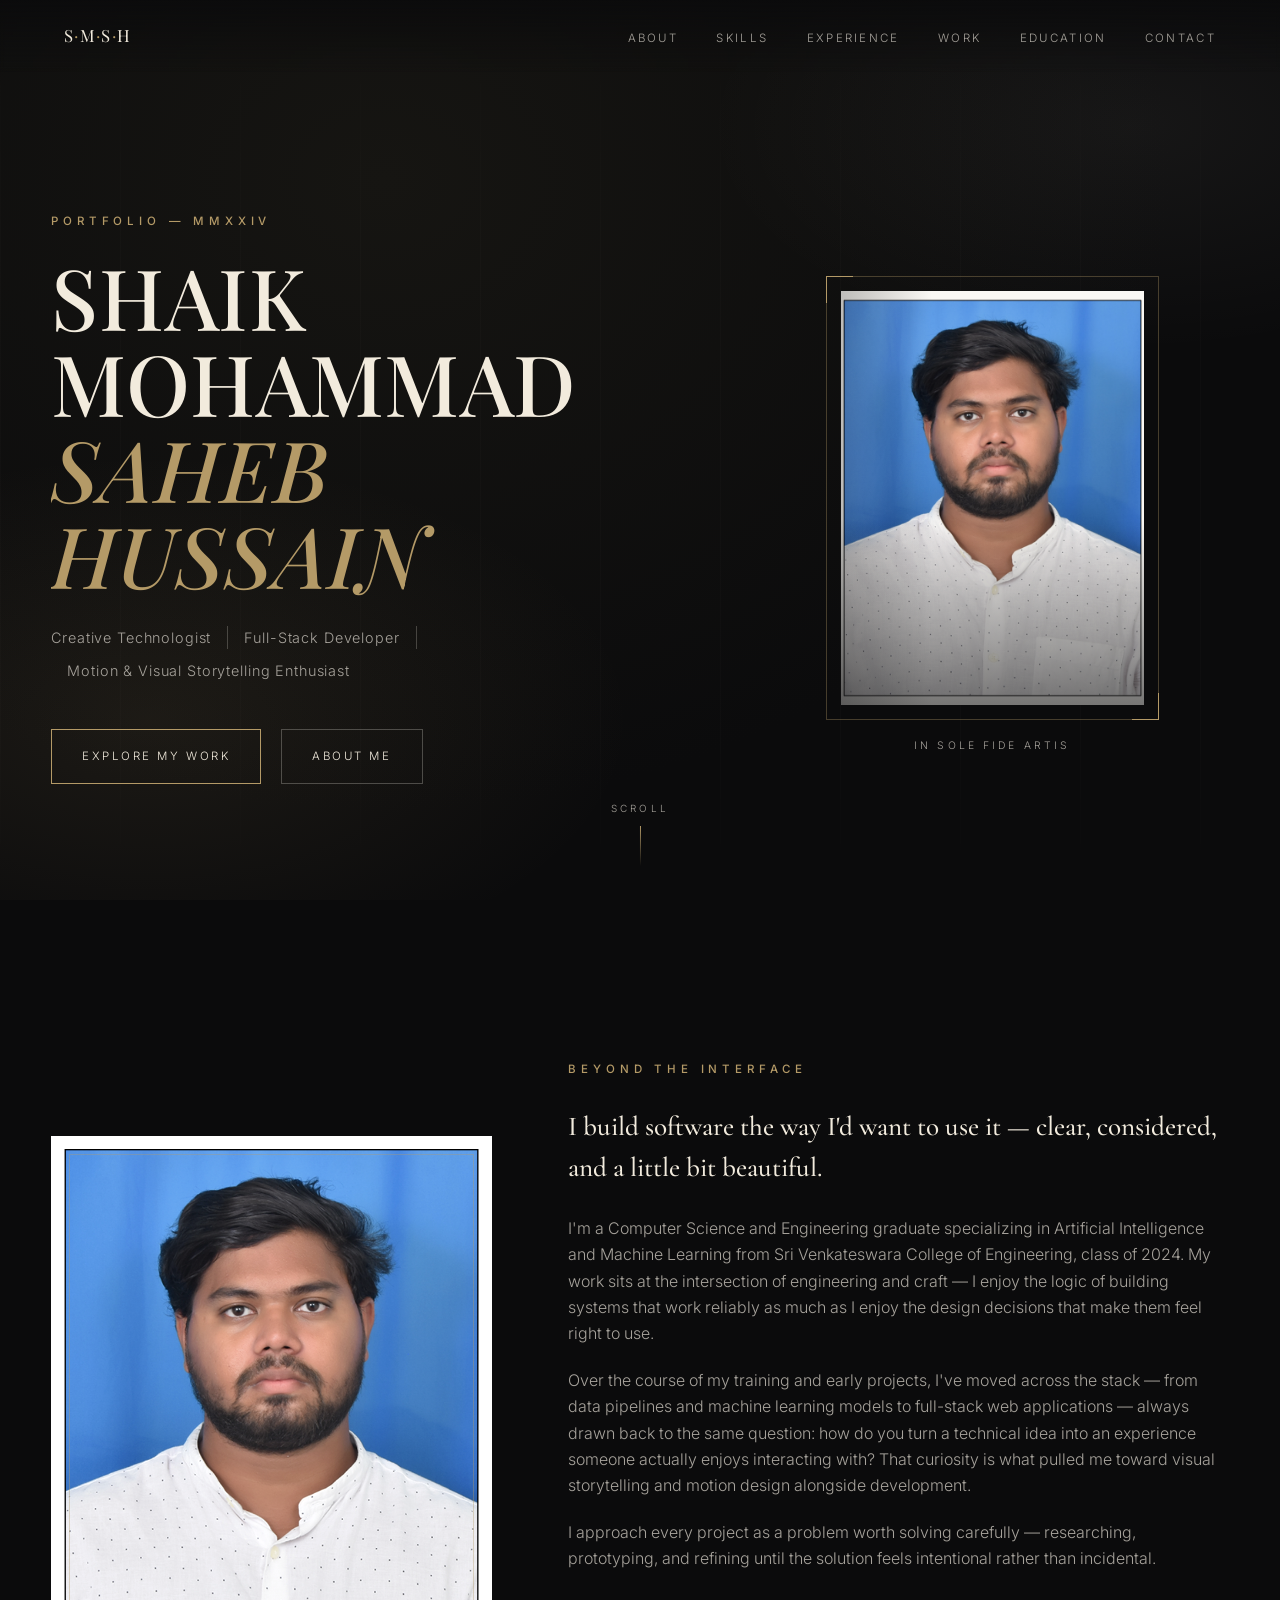
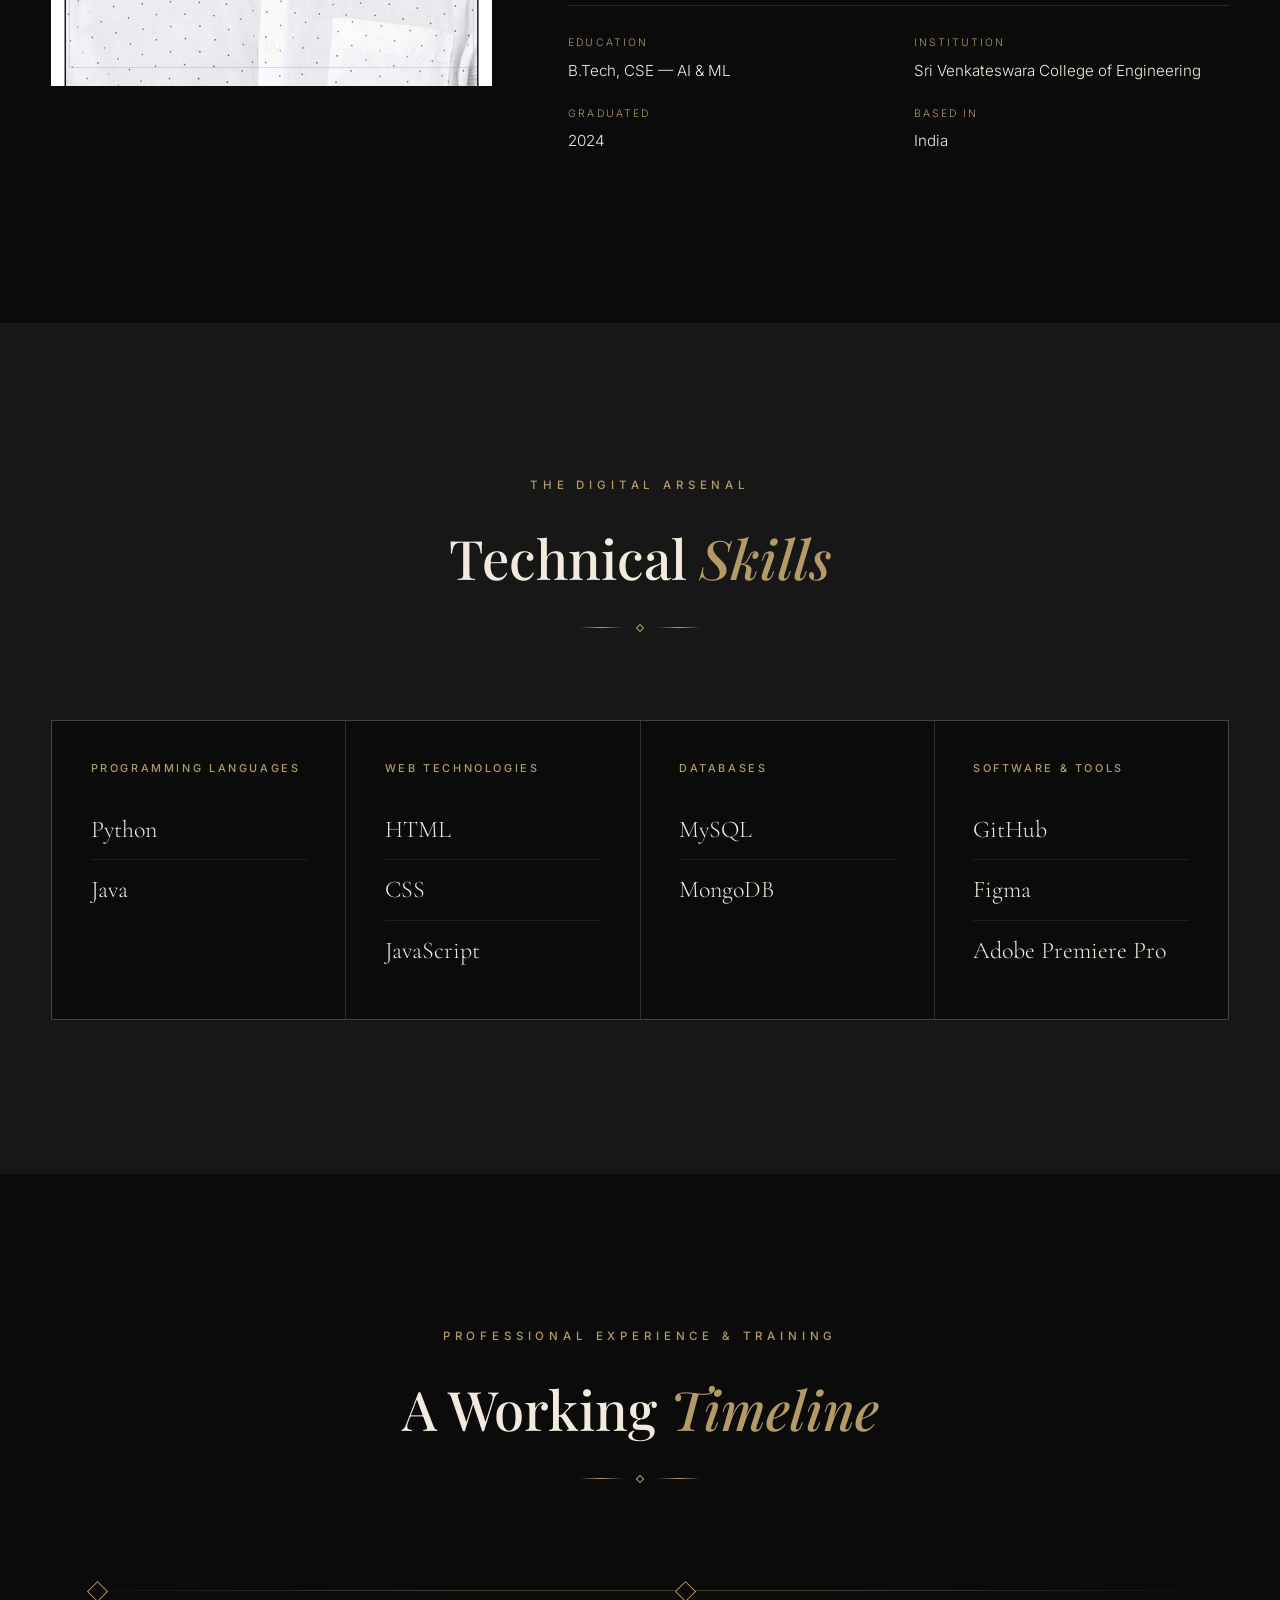
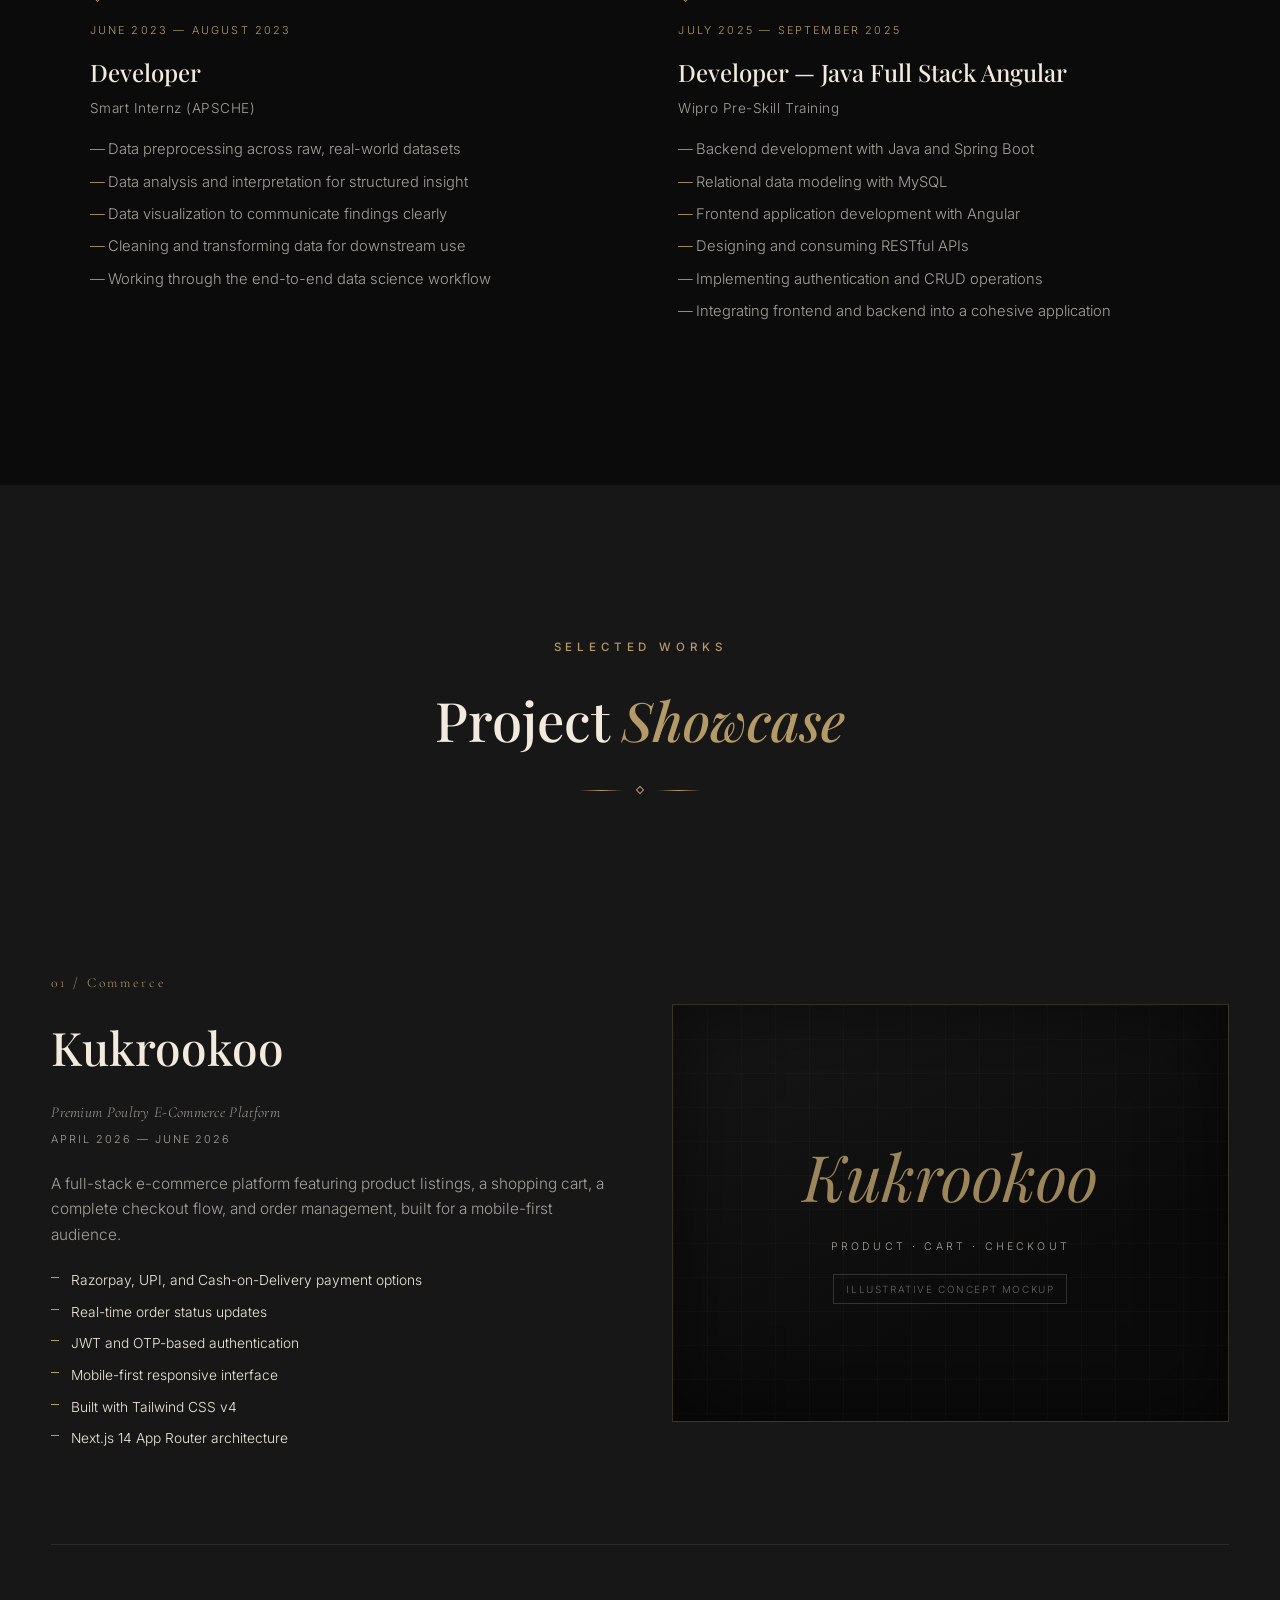
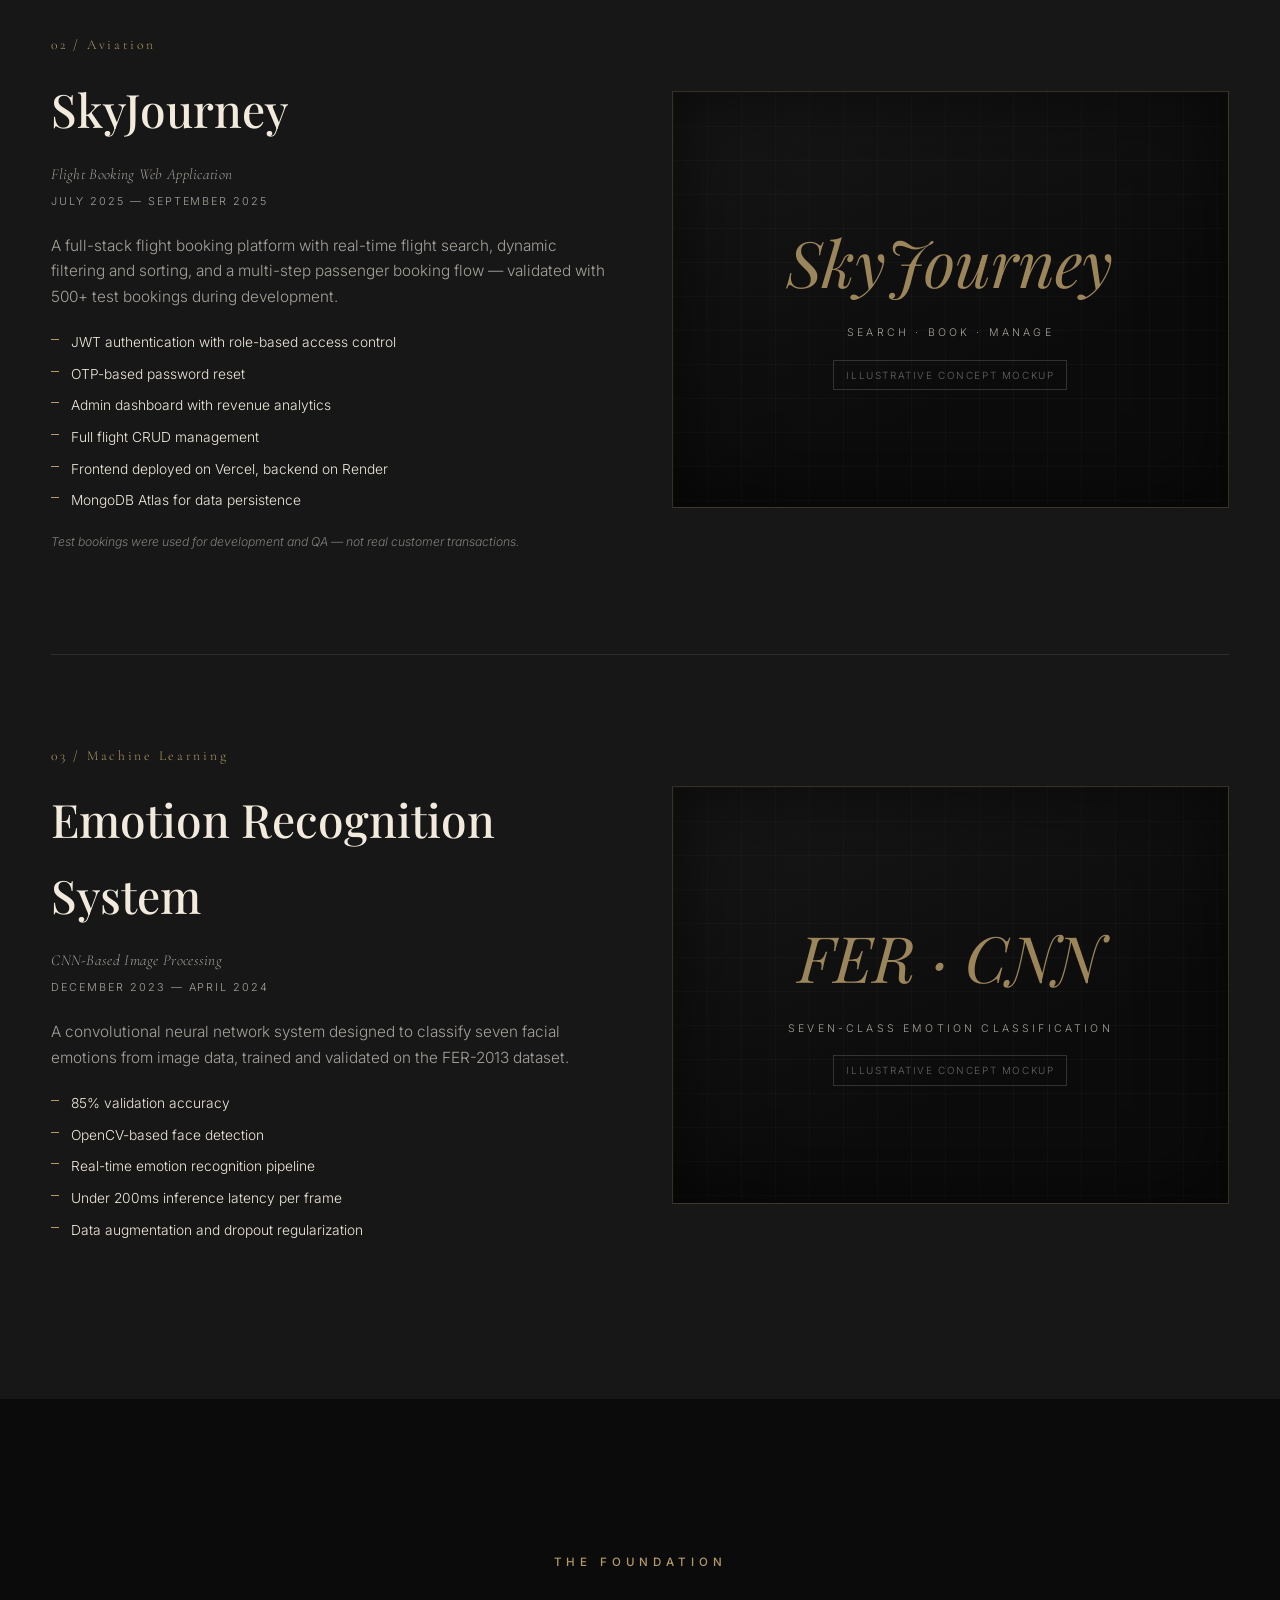
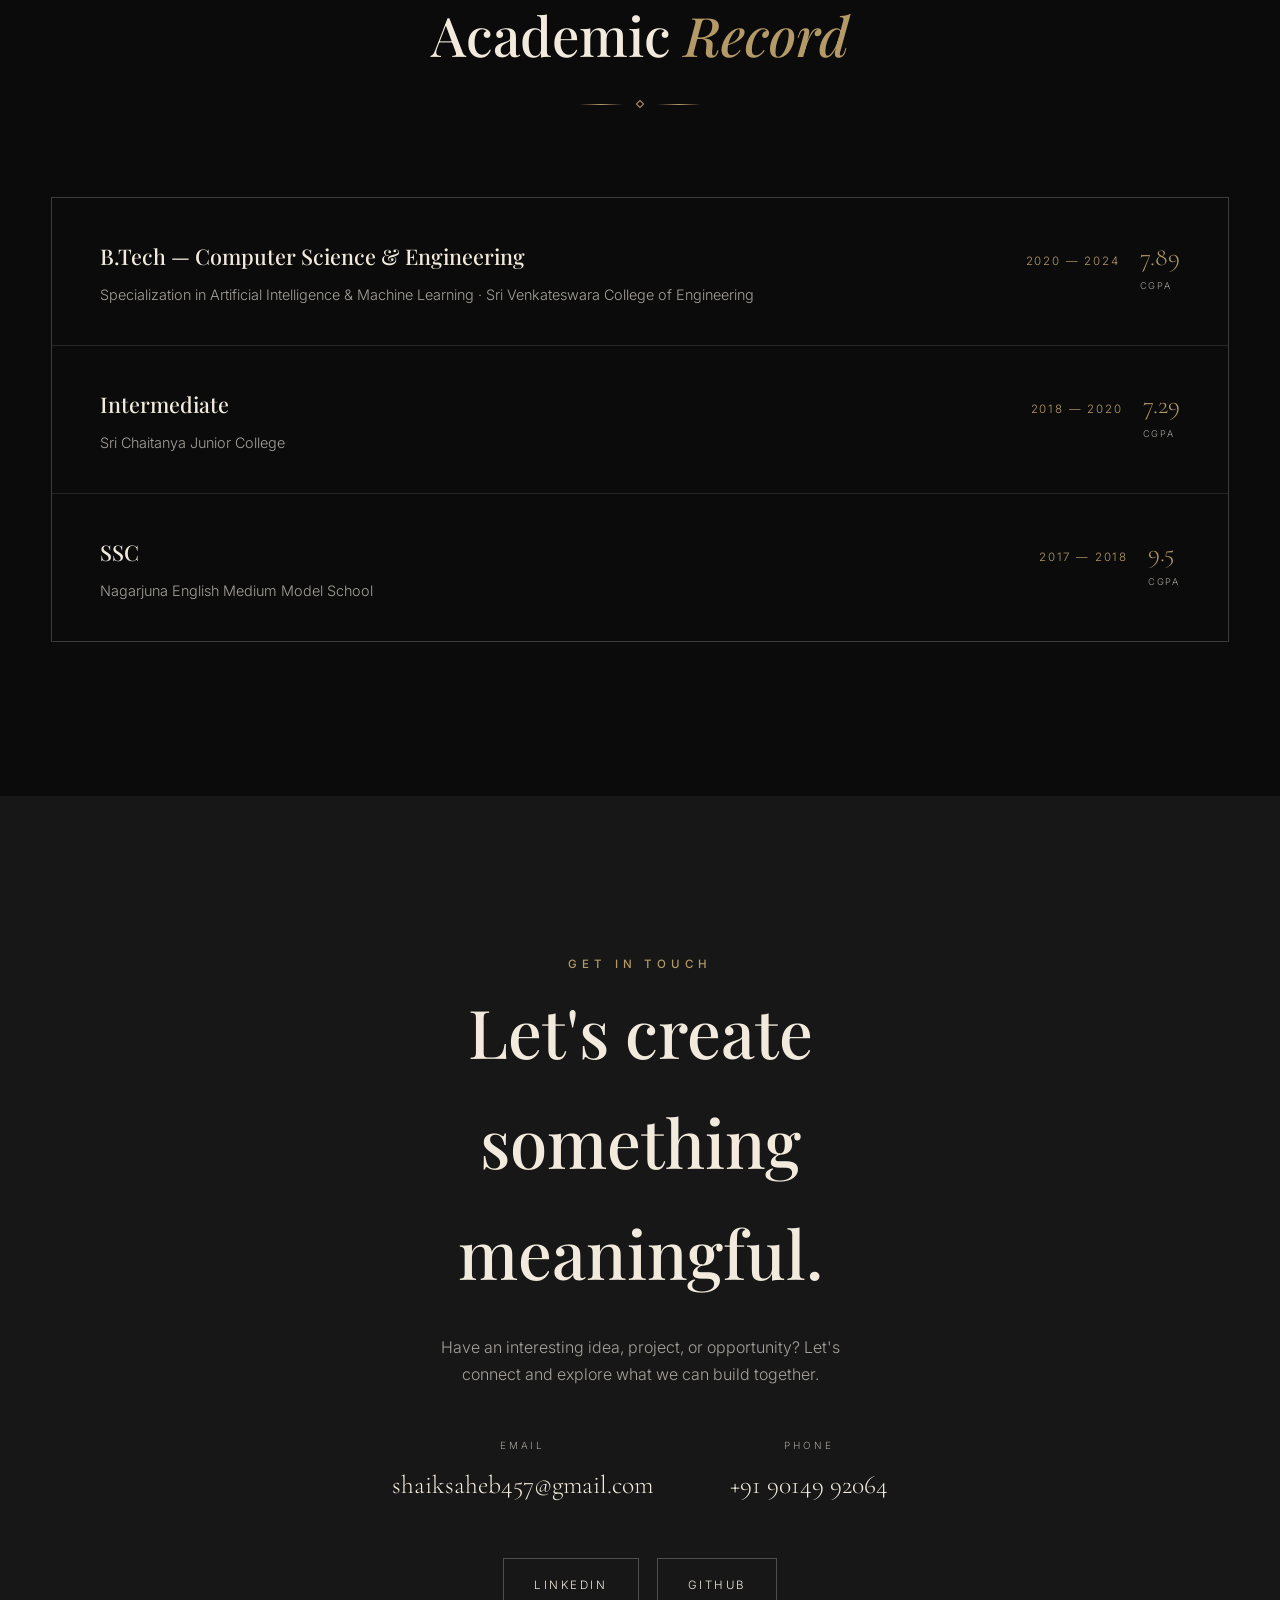
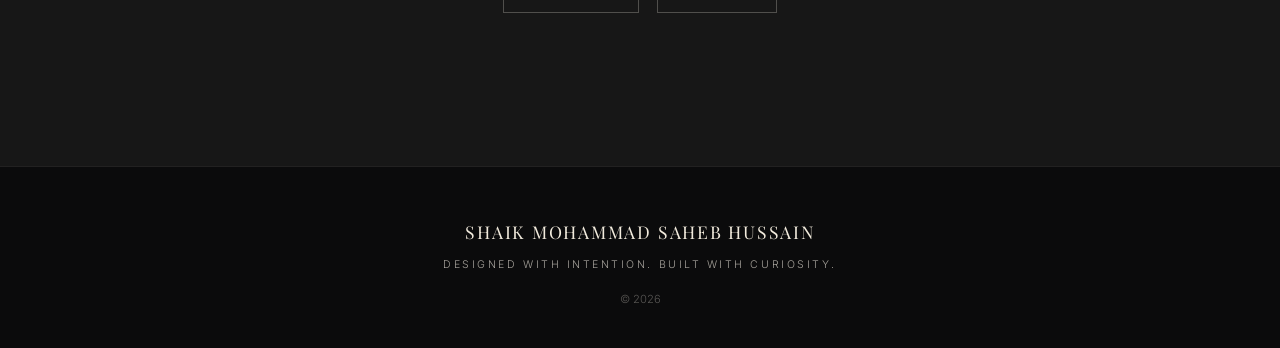
<file: portfolio/index.html>
<!DOCTYPE html>
<html lang="en">
<head>
<meta charset="UTF-8">
<meta name="viewport" content="width=device-width, initial-scale=1.0">
<title>Shaik Mohammad Saheb Hussain — Portfolio</title>
<meta name="description" content="Shaik Mohammad Saheb Hussain — Creative Technologist, Full-Stack Developer, Motion &amp; Visual Storytelling Enthusiast. A Neo-Classical digital portfolio.">
<link rel="preconnect" href="https://fonts.googleapis.com">
<link rel="preconnect" href="https://fonts.gstatic.com" crossorigin>
<link href="https://fonts.googleapis.com/css2?family=Cormorant+Garamond:ital,wght@0,400;0,500;0,600;1,500&family=Playfair+Display:ital,wght@0,500;0,600;1,500&family=Inter:wght@300;400;500;600&display=swap" rel="stylesheet">
<link rel="stylesheet" href="style.css">
</head>
<body>

<nav class="site-nav" id="siteNav">
  <a href="#hero" class="nav-mark">S<span>·</span>M<span>·</span>S<span>·</span>H</a>
  <button class="nav-toggle" id="navToggle" aria-label="Toggle navigation" aria-expanded="false">
    <span></span><span></span><span></span>
  </button>
  <ul class="nav-links" id="navLinks">
    <li><a href="#about">About</a></li>
    <li><a href="#skills">Skills</a></li>
    <li><a href="#experience">Experience</a></li>
    <li><a href="#work">Work</a></li>
    <li><a href="#education">Education</a></li>
    <li><a href="#contact">Contact</a></li>
  </ul>
</nav>

<!-- ================= HERO ================= -->
<header class="hero" id="hero">
  <div class="hero-columns" aria-hidden="true"></div>
  <div class="hero-fog" aria-hidden="true"></div>
  <div class="hero-particles" id="heroParticles" aria-hidden="true"></div>

  <div class="hero-inner">
    <div class="hero-text">
      <span class="eyebrow">Portfolio — MMXXIV</span>
      <h1 class="hero-title">
        <span class="line"><span class="word" style="animation-delay:.15s">SHAIK</span> <span class="word" style="animation-delay:.28s">MOHAMMAD</span></span>
        <span class="line"><span class="word accent" style="animation-delay:.42s">SAHEB</span> <span class="word accent" style="animation-delay:.55s">HUSSAIN</span></span>
      </h1>
      <div class="hero-roles">
        <span>Creative Technologist</span>
        <span>Full-Stack Developer</span>
        <span>Motion &amp; Visual Storytelling Enthusiast</span>
      </div>
      <div class="hero-cta">
        <a href="#work" class="btn">Explore My Work</a>
        <a href="#about" class="btn btn-ghost">About Me</a>
      </div>
    </div>

    <div class="hero-portrait">
      <div class="portrait-frame">
        <div class="portrait-clip">
          <img src="assets/portrait.jpg" alt="Portrait of Shaik Mohammad Saheb Hussain">
        </div>
      </div>
      <span class="portrait-caption">In Sole Fide Artis</span>
    </div>
  </div>

  <div class="scroll-cue"><span>Scroll</span><span class="stem"></span></div>
</header>

<!-- ================= ABOUT ================= -->
<section id="about">
  <div class="container about-grid">
    <div class="about-portrait reveal">
      <div class="frame-line" aria-hidden="true"></div>
      <div class="about-portrait-img">
        <img src="assets/portrait.jpg" alt="Shaik Mohammad Saheb Hussain, seated portrait">
      </div>
    </div>
    <div class="about-copy">
      <span class="eyebrow reveal">Beyond the Interface</span>
      <p class="lede reveal reveal-delay-1">I build software the way I'd want to use it — clear, considered, and a little bit beautiful.</p>
      <p class="reveal reveal-delay-2">I'm a Computer Science and Engineering graduate specializing in Artificial Intelligence and Machine Learning from Sri Venkateswara College of Engineering, class of 2024. My work sits at the intersection of engineering and craft — I enjoy the logic of building systems that work reliably as much as I enjoy the design decisions that make them feel right to use.</p>
      <p class="reveal reveal-delay-2">Over the course of my training and early projects, I've moved across the stack — from data pipelines and machine learning models to full-stack web applications — always drawn back to the same question: how do you turn a technical idea into an experience someone actually enjoys interacting with? That curiosity is what pulled me toward visual storytelling and motion design alongside development.</p>
      <p class="reveal reveal-delay-3">I approach every project as a problem worth solving carefully — researching, prototyping, and refining until the solution feels intentional rather than incidental.</p>

      <dl class="about-facts reveal reveal-delay-3">
        <div><dt>Education</dt><dd>B.Tech, CSE — AI &amp; ML</dd></div>
        <div><dt>Institution</dt><dd>Sri Venkateswara College of Engineering</dd></div>
        <div><dt>Graduated</dt><dd>2024</dd></div>
        <div><dt>Based In</dt><dd>India</dd></div>
      </dl>
    </div>
  </div>
</section>

<!-- ================= SKILLS ================= -->
<section id="skills" class="alt-bg">
  <div class="container">
    <div class="section-head reveal">
      <span class="eyebrow">The Digital Arsenal</span>
      <h2 class="section-title">Technical <em>Skills</em></h2>
      <div class="ornament"><span></span></div>
    </div>

    <div class="skills-grid reveal reveal-delay-1">
      <div class="skill-panel">
        <h3>Programming Languages</h3>
        <ul class="skill-list">
          <li>Python</li>
          <li>Java</li>
        </ul>
      </div>
      <div class="skill-panel">
        <h3>Web Technologies</h3>
        <ul class="skill-list">
          <li>HTML</li>
          <li>CSS</li>
          <li>JavaScript</li>
        </ul>
      </div>
      <div class="skill-panel">
        <h3>Databases</h3>
        <ul class="skill-list">
          <li>MySQL</li>
          <li>MongoDB</li>
        </ul>
      </div>
      <div class="skill-panel">
        <h3>Software &amp; Tools</h3>
        <ul class="skill-list">
          <li>GitHub</li>
          <li>Figma</li>
          <li>Adobe Premiere Pro</li>
        </ul>
      </div>
    </div>
  </div>
</section>

<!-- ================= EXPERIENCE ================= -->
<section id="experience">
  <div class="container">
    <div class="section-head reveal">
      <span class="eyebrow">Professional Experience &amp; Training</span>
      <h2 class="section-title">A Working <em>Timeline</em></h2>
      <div class="ornament"><span></span></div>
    </div>

    <div class="timeline">
      <div class="timeline-item reveal">
        <span class="timeline-date">June 2023 — August 2023</span>
        <h3>Developer</h3>
        <span class="timeline-org">Smart Internz (APSCHE)</span>
        <ul>
          <li>Data preprocessing across raw, real-world datasets</li>
          <li>Data analysis and interpretation for structured insight</li>
          <li>Data visualization to communicate findings clearly</li>
          <li>Cleaning and transforming data for downstream use</li>
          <li>Working through the end-to-end data science workflow</li>
        </ul>
      </div>
      <div class="timeline-item reveal reveal-delay-1">
        <span class="timeline-date">July 2025 — September 2025</span>
        <h3>Developer — Java Full Stack Angular</h3>
        <span class="timeline-org">Wipro Pre-Skill Training</span>
        <ul>
          <li>Backend development with Java and Spring Boot</li>
          <li>Relational data modeling with MySQL</li>
          <li>Frontend application development with Angular</li>
          <li>Designing and consuming RESTful APIs</li>
          <li>Implementing authentication and CRUD operations</li>
          <li>Integrating frontend and backend into a cohesive application</li>
        </ul>
      </div>
    </div>
  </div>
</section>

<!-- ================= PROJECTS ================= -->
<section id="work" class="alt-bg">
  <div class="container">
    <div class="section-head reveal">
      <span class="eyebrow">Selected Works</span>
      <h2 class="section-title">Project <em>Showcase</em></h2>
      <div class="ornament"><span></span></div>
    </div>

    <!-- Project 01 -->
    <div class="project reveal">
      <div class="project-copy">
        <span class="project-index">01 / Commerce</span>
        <h3 class="project-title">Kukrookoo</h3>
        <p class="project-sub">Premium Poultry E-Commerce Platform</p>
        <span class="project-date">April 2026 — June 2026</span>
        <p class="project-desc">A full-stack e-commerce platform featuring product listings, a shopping cart, a complete checkout flow, and order management, built for a mobile-first audience.</p>
        <ul class="project-features">
          <li>Razorpay, UPI, and Cash-on-Delivery payment options</li>
          <li>Real-time order status updates</li>
          <li>JWT and OTP-based authentication</li>
          <li>Mobile-first responsive interface</li>
          <li>Built with Tailwind CSS v4</li>
          <li>Next.js 14 App Router architecture</li>
        </ul>
      </div>
      <div class="project-visual">
        <div class="visual-grid" aria-hidden="true"></div>
        <div class="visual-mark">
          <span class="glyph">Kukrookoo</span>
          <span class="glyph-sub">Product · Cart · Checkout</span>
          <span class="concept-tag">Illustrative concept mockup</span>
        </div>
      </div>
    </div>

    <!-- Project 02 -->
    <div class="project reveal">
      <div class="project-copy">
        <span class="project-index">02 / Aviation</span>
        <h3 class="project-title">SkyJourney</h3>
        <p class="project-sub">Flight Booking Web Application</p>
        <span class="project-date">July 2025 — September 2025</span>
        <p class="project-desc">A full-stack flight booking platform with real-time flight search, dynamic filtering and sorting, and a multi-step passenger booking flow — validated with 500+ test bookings during development.</p>
        <ul class="project-features">
          <li>JWT authentication with role-based access control</li>
          <li>OTP-based password reset</li>
          <li>Admin dashboard with revenue analytics</li>
          <li>Full flight CRUD management</li>
          <li>Frontend deployed on Vercel, backend on Render</li>
          <li>MongoDB Atlas for data persistence</li>
        </ul>
        <p class="project-note">Test bookings were used for development and QA — not real customer transactions.</p>
      </div>
      <div class="project-visual">
        <div class="visual-grid" aria-hidden="true"></div>
        <div class="visual-mark">
          <span class="glyph">SkyJourney</span>
          <span class="glyph-sub">Search · Book · Manage</span>
          <span class="concept-tag">Illustrative concept mockup</span>
        </div>
      </div>
    </div>

    <!-- Project 03 -->
    <div class="project reveal">
      <div class="project-copy">
        <span class="project-index">03 / Machine Learning</span>
        <h3 class="project-title">Emotion Recognition System</h3>
        <p class="project-sub">CNN-Based Image Processing</p>
        <span class="project-date">December 2023 — April 2024</span>
        <p class="project-desc">A convolutional neural network system designed to classify seven facial emotions from image data, trained and validated on the FER-2013 dataset.</p>
        <ul class="project-features">
          <li>85% validation accuracy</li>
          <li>OpenCV-based face detection</li>
          <li>Real-time emotion recognition pipeline</li>
          <li>Under 200ms inference latency per frame</li>
          <li>Data augmentation and dropout regularization</li>
        </ul>
      </div>
      <div class="project-visual">
        <div class="visual-grid" aria-hidden="true"></div>
        <div class="visual-mark">
          <span class="glyph">FER · CNN</span>
          <span class="glyph-sub">Seven-Class Emotion Classification</span>
          <span class="concept-tag">Illustrative concept mockup</span>
        </div>
      </div>
    </div>
  </div>
</section>

<!-- ================= EDUCATION ================= -->
<section id="education">
  <div class="container">
    <div class="section-head reveal">
      <span class="eyebrow">The Foundation</span>
      <h2 class="section-title">Academic <em>Record</em></h2>
      <div class="ornament"><span></span></div>
    </div>

    <div class="edu-list reveal reveal-delay-1">
      <div class="edu-item">
        <div>
          <h3>B.Tech — Computer Science &amp; Engineering</h3>
          <span class="edu-school">Specialization in Artificial Intelligence &amp; Machine Learning · Sri Venkateswara College of Engineering</span>
        </div>
        <span class="edu-years">2020 — 2024</span>
        <span class="edu-cgpa">7.89<small>CGPA</small></span>
      </div>
      <div class="edu-item">
        <div>
          <h3>Intermediate</h3>
          <span class="edu-school">Sri Chaitanya Junior College</span>
        </div>
        <span class="edu-years">2018 — 2020</span>
        <span class="edu-cgpa">7.29<small>CGPA</small></span>
      </div>
      <div class="edu-item">
        <div>
          <h3>SSC</h3>
          <span class="edu-school">Nagarjuna English Medium Model School</span>
        </div>
        <span class="edu-years">2017 — 2018</span>
        <span class="edu-cgpa">9.5<small>CGPA</small></span>
      </div>
    </div>
  </div>
</section>

<!-- ================= CONTACT ================= -->
<section id="contact" class="alt-bg contact-section">
  <div class="container">
    <span class="eyebrow reveal">Get In Touch</span>
    <h2 class="contact-title reveal reveal-delay-1">Let's create something meaningful.</h2>
    <p class="contact-sub reveal reveal-delay-2">Have an interesting idea, project, or opportunity? Let's connect and explore what we can build together.</p>

    <div class="contact-details reveal reveal-delay-2">
      <a href="mailto:shaiksaheb457@gmail.com">
        <span class="contact-label">Email</span>
        shaiksaheb457@gmail.com
      </a>
      <a href="tel:+919014992064">
        <span class="contact-label">Phone</span>
        +91 90149 92064
      </a>
    </div>

    <div class="contact-socials reveal reveal-delay-3">
      <a href="#" class="btn btn-ghost" title="LinkedIn URL not provided in resume — placeholder link">LinkedIn</a>
      <a href="#" class="btn btn-ghost" title="GitHub URL not provided in resume — placeholder link">GitHub</a>
    </div>
  </div>
</section>

<footer class="site-footer">
  <span class="footer-mark">SHAIK MOHAMMAD SAHEB HUSSAIN</span>
  <span class="footer-tag">Designed with intention. Built with curiosity.</span>
  <span class="footer-year">&copy; <span id="year"></span></span>
</footer>

<script src="script.js"></script>
</body>
</html>
</file>
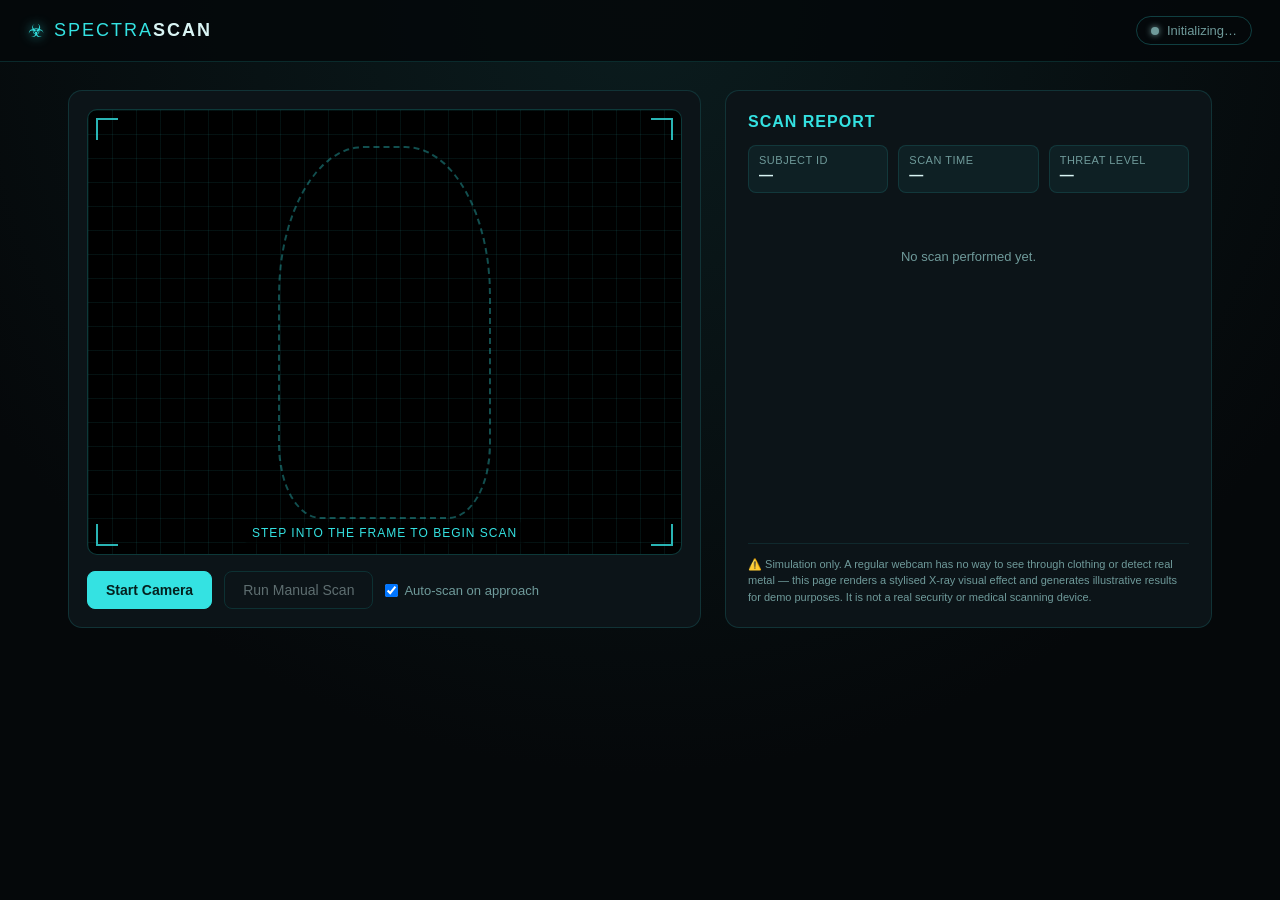
<file: xray.html>
<!DOCTYPE html>
<html lang="en">
<head>
<meta charset="UTF-8" />
<meta name="viewport" content="width=device-width, initial-scale=1.0" />
<title>X-Ray Metal Scanner</title>
<link rel="stylesheet" href="xray.css" />
</head>
<body>

  <header class="topbar">
    <div class="brand">
      <span class="brand-icon">☣</span>
      <span>SPECTRA<b>SCAN</b></span>
    </div>
    <div class="status-pill" id="statusPill">
      <span class="dot" id="statusDot"></span>
      <span id="statusText">Initializing…</span>
    </div>
  </header>

  <main class="wrap">

    <section class="scanner-panel">
      <div class="scan-frame" id="scanFrame">
        <video id="video" autoplay playsinline muted></video>
        <canvas id="canvas"></canvas>

        <div class="silhouette-guide"></div>

        <div class="sweep-line" id="sweepLine"></div>
        <div class="grid-overlay"></div>
        <div class="corner tl"></div>
        <div class="corner tr"></div>
        <div class="corner bl"></div>
        <div class="corner br"></div>

        <div class="scan-caption" id="scanCaption">Step into the frame to begin scan</div>
      </div>

      <div class="controls">
        <button id="startBtn" class="btn primary">Start Camera</button>
        <button id="scanBtn" class="btn" disabled>Run Manual Scan</button>
        <label class="auto-toggle">
          <input type="checkbox" id="autoToggle" checked />
          Auto-scan on approach
        </label>
      </div>
    </section>

    <section class="results-panel">
      <h2>Scan Report</h2>
      <div class="report-meta">
        <div><span>Subject ID</span><b id="subjectId">—</b></div>
        <div><span>Scan Time</span><b id="scanTime">—</b></div>
        <div><span>Threat Level</span><b id="threatLevel">—</b></div>
      </div>

      <ul id="itemList" class="item-list">
        <li class="empty-state">No scan performed yet.</li>
      </ul>

      <p class="disclaimer">
        ⚠️ Simulation only. A regular webcam has no way to see through clothing or
        detect real metal — this page renders a stylised X-ray visual effect and
        generates illustrative results for demo purposes. It is not a real security
        or medical scanning device.
      </p>
    </section>

  </main>

  <script src="xray.js"></script>
</body>
</html>
</file>
<file: portfolio/style.css>
/* =========================================================
   NEO-CLASSICAL PORTFOLIO — Shaik Mohammad Saheb Hussain
   ========================================================= */

:root {
  --obsidian: #0b0b0c;
  --charcoal: #171717;
  --ivory: #f2ebdd;
  --gold: #b49a67;
  --gold-soft: rgba(180, 154, 103, 0.35);
  --marble: #a6a29b;
  --serif: "Playfair Display", "Cormorant Garamond", Georgia, serif;
  --serif-display: "Cormorant Garamond", "Playfair Display", Georgia, serif;
  --sans: "Inter", "Helvetica Neue", Arial, sans-serif;
  --ease: cubic-bezier(0.22, 1, 0.36, 1);
  --container: min(1200px, 92vw);
}

* { box-sizing: border-box; }

html {
  scroll-behavior: smooth;
  background: var(--obsidian);
}

@media (prefers-reduced-motion: reduce) {
  html { scroll-behavior: auto; }
  *, *::before, *::after {
    animation-duration: 0.01ms !important;
    animation-iteration-count: 1 !important;
    transition-duration: 0.01ms !important;
    scroll-behavior: auto !important;
  }
}

body {
  margin: 0;
  background: var(--obsidian);
  color: var(--ivory);
  font-family: var(--sans);
  font-weight: 300;
  line-height: 1.65;
  -webkit-font-smoothing: antialiased;
  overflow-x: hidden;
}

img { max-width: 100%; display: block; }

a { color: inherit; text-decoration: none; }

::selection { background: var(--gold-soft); color: var(--ivory); }

.eyebrow {
  font-family: var(--sans);
  font-size: 0.72rem;
  letter-spacing: 0.42em;
  text-transform: uppercase;
  color: var(--gold);
  font-weight: 500;
}

.container { width: var(--container); margin: 0 auto; }

h1, h2, h3, h4 { font-family: var(--serif); font-weight: 500; margin: 0; }

.reveal {
  opacity: 0;
  transform: translateY(36px);
  transition: opacity 1.1s var(--ease), transform 1.1s var(--ease);
}
.reveal.is-visible { opacity: 1; transform: translateY(0); }
.reveal-delay-1.is-visible { transition-delay: 0.12s; }
.reveal-delay-2.is-visible { transition-delay: 0.24s; }
.reveal-delay-3.is-visible { transition-delay: 0.36s; }

/* ---------- Ornamental divider ---------- */
.ornament {
  display: flex;
  align-items: center;
  gap: 14px;
  width: fit-content;
  margin: 0 auto;
}
.ornament::before, .ornament::after {
  content: "";
  width: 44px;
  height: 1px;
  background: linear-gradient(90deg, transparent, var(--gold), transparent);
}
.ornament span {
  width: 6px; height: 6px;
  border: 1px solid var(--gold);
  transform: rotate(45deg);
}

/* ---------- Nav ---------- */
.site-nav {
  position: fixed;
  top: 0; left: 0; right: 0;
  z-index: 100;
  display: flex;
  justify-content: space-between;
  align-items: center;
  padding: 22px clamp(20px, 5vw, 64px);
  background: linear-gradient(to bottom, rgba(11,11,12,0.9), transparent);
  backdrop-filter: blur(2px);
  transition: background 0.4s ease, padding 0.4s ease;
}
.site-nav.scrolled {
  background: rgba(11,11,12,0.86);
  border-bottom: 1px solid rgba(180,154,103,0.15);
}
.nav-mark {
  font-family: var(--serif);
  letter-spacing: 0.08em;
  font-size: 1.05rem;
  color: var(--ivory);
}
.nav-mark span { color: var(--gold); }
.nav-links {
  display: flex;
  gap: clamp(16px, 3vw, 40px);
  list-style: none;
  margin: 0; padding: 0;
}
.nav-links a {
  font-size: 0.72rem;
  letter-spacing: 0.2em;
  text-transform: uppercase;
  color: var(--marble);
  position: relative;
  padding-bottom: 4px;
  transition: color 0.3s ease;
}
.nav-links a::after {
  content: "";
  position: absolute;
  left: 0; bottom: 0;
  width: 0%; height: 1px;
  background: var(--gold);
  transition: width 0.4s var(--ease);
}
.nav-links a:hover { color: var(--ivory); }
.nav-links a:hover::after { width: 100%; }
.nav-toggle { display: none; }

/* ---------- Hero ---------- */
.hero {
  position: relative;
  min-height: 100svh;
  display: flex;
  align-items: center;
  overflow: hidden;
  background: radial-gradient(ellipse at 30% 20%, #161512 0%, var(--obsidian) 62%);
}

.hero-columns {
  position: absolute;
  inset: 0;
  z-index: 0;
  opacity: 0.5;
  background-image:
    repeating-linear-gradient(90deg, rgba(166,162,155,0.05) 0 1px, transparent 1px 120px);
  mask-image: linear-gradient(to bottom, transparent, black 30%, black 80%, transparent);
}

.hero-fog {
  position: absolute;
  inset: -10%;
  z-index: 0;
  background:
    radial-gradient(45% 35% at 18% 75%, rgba(180,154,103,0.10), transparent 70%),
    radial-gradient(40% 30% at 82% 20%, rgba(242,235,221,0.05), transparent 70%);
  animation: fogDrift 26s ease-in-out infinite alternate;
}
@keyframes fogDrift {
  0% { transform: translate3d(0,0,0) scale(1); }
  100% { transform: translate3d(-2%, 1.5%, 0) scale(1.05); }
}

.hero-particles {
  position: absolute;
  inset: 0;
  z-index: 1;
  pointer-events: none;
}
.hero-particles span {
  position: absolute;
  width: 2px; height: 2px;
  background: var(--gold);
  border-radius: 50%;
  opacity: 0;
  animation: particleFloat linear infinite;
}
@keyframes particleFloat {
  0% { opacity: 0; transform: translateY(0); }
  10% { opacity: 0.6; }
  90% { opacity: 0.3; }
  100% { opacity: 0; transform: translateY(-120px); }
}

.hero-inner {
  position: relative;
  z-index: 2;
  width: var(--container);
  margin: 0 auto;
  display: grid;
  grid-template-columns: 1.15fr 0.85fr;
  align-items: center;
  gap: clamp(24px, 5vw, 64px);
  padding-top: 96px;
}

.hero-text .eyebrow { display: block; margin-bottom: 22px; }

.hero-title {
  font-size: clamp(2.6rem, 6.6vw, 5.6rem);
  line-height: 1.02;
  letter-spacing: 0.01em;
  color: var(--ivory);
}
.hero-title .line { display: block; overflow: hidden; }
.hero-title .word {
  display: inline-block;
  opacity: 0;
  transform: translateY(100%);
  animation: wordUp 1s var(--ease) forwards;
}
@keyframes wordUp {
  to { opacity: 1; transform: translateY(0); }
}
.hero-title .accent { color: var(--gold); font-style: italic; }

.hero-roles {
  margin-top: 28px;
  display: flex;
  flex-wrap: wrap;
  gap: 10px 0;
  color: var(--marble);
  font-size: 0.9rem;
  letter-spacing: 0.06em;
}
.hero-roles span {
  padding: 0 16px;
  border-right: 1px solid rgba(166,162,155,0.35);
}
.hero-roles span:first-child { padding-left: 0; }
.hero-roles span:last-child { border-right: none; }

.hero-cta {
  margin-top: 46px;
  display: flex;
  gap: 20px;
  flex-wrap: wrap;
}
.btn {
  font-family: var(--sans);
  font-size: 0.72rem;
  letter-spacing: 0.22em;
  text-transform: uppercase;
  padding: 17px 30px;
  border: 1px solid var(--gold);
  color: var(--ivory);
  background: transparent;
  position: relative;
  overflow: hidden;
  transition: color 0.4s ease, border-color 0.4s ease;
  cursor: pointer;
}
.btn::before {
  content: "";
  position: absolute;
  inset: 0;
  background: var(--gold);
  transform: translateX(-101%);
  transition: transform 0.45s var(--ease);
  z-index: -1;
}
.btn:hover { color: var(--obsidian); }
.btn:hover::before { transform: translateX(0); }
.btn-ghost { border-color: rgba(166,162,155,0.4); }
.btn-ghost::before { background: var(--marble); }
.btn-ghost:hover { color: var(--obsidian); }

.hero-portrait {
  position: relative;
  justify-self: center;
}
.portrait-frame {
  position: relative;
  width: clamp(230px, 26vw, 340px);
  aspect-ratio: 3/4;
  padding: 14px;
  border: 1px solid var(--gold-soft);
}
.portrait-frame::before, .portrait-frame::after {
  content: "";
  position: absolute;
  width: 26px; height: 26px;
  border: 1px solid var(--gold);
}
.portrait-frame::before { top: -1px; left: -1px; border-right: none; border-bottom: none; }
.portrait-frame::after { bottom: -1px; right: -1px; border-left: none; border-top: none; }
.portrait-clip {
  width: 100%; height: 100%;
  overflow: hidden;
  position: relative;
  background: var(--charcoal);
}
.portrait-clip img {
  width: 100%; height: 100%;
  object-fit: cover;
  object-position: center 18%;
  filter: grayscale(0.15) contrast(1.08) brightness(0.96) sepia(0.06);
  transform: scale(1.02);
}
.portrait-clip::after {
  content: "";
  position: absolute; inset: 0;
  background: linear-gradient(180deg, rgba(11,11,12,0) 55%, rgba(11,11,12,0.55) 100%),
              linear-gradient(90deg, rgba(11,11,12,0.25), transparent 30%);
  pointer-events: none;
}
.portrait-caption {
  position: absolute;
  bottom: -34px; left: 50%;
  transform: translateX(-50%);
  white-space: nowrap;
  font-size: 0.65rem;
  letter-spacing: 0.3em;
  text-transform: uppercase;
  color: var(--marble);
}

.scroll-cue {
  position: absolute;
  bottom: 34px; left: 50%;
  transform: translateX(-50%);
  z-index: 2;
  display: flex;
  flex-direction: column;
  align-items: center;
  gap: 10px;
  color: var(--marble);
  font-size: 0.62rem;
  letter-spacing: 0.32em;
  text-transform: uppercase;
}
.scroll-cue .stem {
  width: 1px; height: 40px;
  background: linear-gradient(180deg, var(--gold), transparent);
  position: relative;
  overflow: hidden;
}
.scroll-cue .stem::after {
  content: "";
  position: absolute; top: -40px; left: 0;
  width: 100%; height: 40px;
  background: linear-gradient(180deg, transparent, var(--ivory));
  animation: dripDown 2.4s ease-in-out infinite;
}
@keyframes dripDown { to { top: 40px; } }

/* ---------- Section shell ---------- */
section { position: relative; padding: clamp(90px, 12vw, 160px) 0; }
.section-head { text-align: center; margin-bottom: clamp(50px, 7vw, 90px); }
.section-head .eyebrow { display: block; margin-bottom: 18px; }
.section-title {
  font-size: clamp(2.1rem, 4.4vw, 3.4rem);
  color: var(--ivory);
}
.section-title em { color: var(--gold); font-style: italic; }
.section-head .ornament { margin-top: 22px; }

.alt-bg { background: var(--charcoal); }

/* ---------- About ---------- */
.about-grid {
  display: grid;
  grid-template-columns: 0.8fr 1.2fr;
  gap: clamp(40px, 6vw, 90px);
  align-items: center;
}
.about-portrait {
  position: relative;
}
.about-portrait .frame-line {
  position: absolute; inset: 18px;
  border: 1px solid var(--gold-soft);
  z-index: 2;
  pointer-events: none;
}
.about-portrait-img {
  overflow: hidden;
  aspect-ratio: 4/5;
  background: var(--obsidian);
}
.about-portrait-img img {
  width: 100%; height: 100%;
  object-fit: cover;
  object-position: center 15%;
  filter: grayscale(0.2) contrast(1.05);
}
.about-copy .lede {
  font-family: var(--serif-display);
  font-size: clamp(1.3rem, 2.2vw, 1.7rem);
  color: var(--ivory);
  font-weight: 500;
  line-height: 1.5;
  margin-bottom: 26px;
}
.about-copy p { color: var(--marble); font-size: 1rem; margin-bottom: 20px; }
.about-facts {
  margin-top: 34px;
  display: grid;
  grid-template-columns: repeat(2, 1fr);
  gap: 22px 30px;
  border-top: 1px solid rgba(166,162,155,0.2);
  padding-top: 28px;
}
.about-facts dt {
  font-size: 0.65rem;
  letter-spacing: 0.2em;
  text-transform: uppercase;
  color: var(--gold);
  margin-bottom: 6px;
}
.about-facts dd { margin: 0; font-size: 0.95rem; color: var(--ivory); }

/* ---------- Skills ---------- */
.skills-grid {
  display: grid;
  grid-template-columns: repeat(auto-fit, minmax(250px, 1fr));
  gap: 1px;
  background: rgba(166,162,155,0.18);
  border: 1px solid rgba(166,162,155,0.18);
}
.skill-panel {
  background: var(--obsidian);
  padding: clamp(28px, 3vw, 40px);
  position: relative;
  transition: background 0.5s ease;
}
.skill-panel::before {
  content: "";
  position: absolute; inset: 0;
  border: 1px solid transparent;
  transition: border-color 0.5s ease;
  pointer-events: none;
}
.skill-panel:hover { background: #121212; }
.skill-panel:hover::before { border-color: var(--gold-soft); }
.skill-panel h3 {
  font-size: 0.68rem;
  letter-spacing: 0.24em;
  text-transform: uppercase;
  color: var(--gold);
  margin-bottom: 22px;
  font-family: var(--sans);
  font-weight: 500;
}
.skill-list { list-style: none; margin: 0; padding: 0; }
.skill-list li {
  font-family: var(--serif-display);
  font-size: 1.5rem;
  color: var(--ivory);
  padding: 10px 0;
  border-bottom: 1px solid rgba(166,162,155,0.12);
  position: relative;
  padding-left: 0;
  transition: padding-left 0.35s var(--ease), color 0.35s ease;
}
.skill-list li:last-child { border-bottom: none; }
.skill-list li::before {
  content: "";
  position: absolute; left: -18px; top: 50%;
  width: 6px; height: 1px;
  background: var(--gold);
  opacity: 0;
  transition: all 0.35s var(--ease);
}
.skill-list li:hover { padding-left: 22px; color: var(--gold); }
.skill-list li:hover::before { left: 0; opacity: 1; width: 14px; }

/* ---------- Experience timeline ---------- */
.timeline {
  display: grid;
  grid-template-columns: repeat(2, 1fr);
  gap: 0;
  position: relative;
}
.timeline::before {
  content: "";
  position: absolute;
  top: 18px; left: 0; right: 0;
  height: 1px;
  background: linear-gradient(90deg, transparent, var(--gold-soft), var(--gold-soft), transparent);
}
.timeline-item {
  padding: 50px clamp(16px, 3vw, 40px) 0;
  position: relative;
}
.timeline-item::before {
  content: "";
  position: absolute;
  top: 12px; left: clamp(16px, 3vw, 40px);
  width: 13px; height: 13px;
  border: 1px solid var(--gold);
  background: var(--obsidian);
  transform: rotate(45deg);
}
.timeline-date {
  font-size: 0.68rem;
  letter-spacing: 0.2em;
  text-transform: uppercase;
  color: var(--gold);
  margin-bottom: 14px;
  display: block;
}
.timeline-item h3 {
  font-size: 1.5rem;
  color: var(--ivory);
  margin-bottom: 4px;
}
.timeline-org {
  color: var(--marble);
  font-size: 0.85rem;
  letter-spacing: 0.04em;
  margin-bottom: 18px;
  display: block;
}
.timeline-item ul {
  margin: 0; padding: 0;
  list-style: none;
}
.timeline-item li {
  color: var(--marble);
  font-size: 0.92rem;
  padding-left: 18px;
  position: relative;
  margin-bottom: 8px;
}
.timeline-item li::before {
  content: "—";
  position: absolute; left: 0;
  color: var(--gold);
}

/* ---------- Projects ---------- */
.project {
  display: grid;
  grid-template-columns: 1fr 1fr;
  gap: clamp(30px, 5vw, 70px);
  align-items: center;
  padding: clamp(50px, 7vw, 90px) 0;
  border-bottom: 1px solid rgba(166,162,155,0.15);
}
.project:first-of-type { padding-top: 0; }
.project:last-of-type { border-bottom: none; padding-bottom: 0; }
.project:nth-of-type(even) .project-visual { order: 2; }

.project-index {
  font-family: var(--serif-display);
  font-size: 0.85rem;
  color: var(--gold);
  letter-spacing: 0.2em;
  margin-bottom: 14px;
  display: block;
}
.project-title {
  font-size: clamp(2rem, 3.6vw, 3rem);
  color: var(--ivory);
  margin-bottom: 6px;
}
.project-sub {
  color: var(--marble);
  font-size: 0.95rem;
  letter-spacing: 0.02em;
  margin-bottom: 6px;
  font-style: italic;
  font-family: var(--serif-display);
}
.project-date {
  font-size: 0.68rem;
  letter-spacing: 0.18em;
  text-transform: uppercase;
  color: var(--marble);
  margin-bottom: 22px;
  display: block;
}
.project-desc { color: var(--marble); margin-bottom: 22px; font-size: 0.96rem; }
.project-features {
  list-style: none;
  margin: 0 0 4px; padding: 0;
  display: grid;
  gap: 9px;
}
.project-features li {
  font-size: 0.86rem;
  color: var(--ivory);
  padding-left: 20px;
  position: relative;
}
.project-features li::before {
  content: "";
  position: absolute; left: 0; top: 8px;
  width: 8px; height: 1px;
  background: var(--gold);
}
.project-note {
  margin-top: 20px;
  font-size: 0.76rem;
  color: var(--marble);
  opacity: 0.75;
  font-style: italic;
}

.project-visual {
  position: relative;
  aspect-ratio: 4/3;
  border: 1px solid rgba(180,154,103,0.25);
  overflow: hidden;
  background: linear-gradient(155deg, #171717, #0b0b0c 65%);
}
.project-visual .visual-grid {
  position: absolute; inset: 0;
  background-image:
    linear-gradient(rgba(166,162,155,0.08) 1px, transparent 1px),
    linear-gradient(90deg, rgba(166,162,155,0.08) 1px, transparent 1px);
  background-size: 34px 34px;
  opacity: 0.5;
}
.project-visual .visual-mark {
  position: absolute; inset: 0;
  display: flex; align-items: center; justify-content: center;
  flex-direction: column;
  gap: 10px;
  text-align: center;
  padding: 20px;
}
.visual-mark .glyph {
  font-family: var(--serif);
  font-size: clamp(2.6rem, 5vw, 4rem);
  color: var(--gold);
  opacity: 0.85;
  font-style: italic;
}
.visual-mark .glyph-sub {
  font-size: 0.66rem;
  letter-spacing: 0.3em;
  text-transform: uppercase;
  color: var(--marble);
}
.visual-mark .concept-tag {
  margin-top: 8px;
  font-size: 0.62rem;
  letter-spacing: 0.16em;
  text-transform: uppercase;
  color: rgba(166,162,155,0.6);
  border: 1px solid rgba(166,162,155,0.25);
  padding: 6px 12px;
}
.project-visual::after {
  content: "";
  position: absolute; inset: 0;
  box-shadow: inset 0 0 80px rgba(0,0,0,0.6);
}

/* ---------- Education ---------- */
.edu-list { display: grid; gap: 1px; background: rgba(166,162,155,0.18); border: 1px solid rgba(166,162,155,0.18); }
.edu-item {
  background: var(--obsidian);
  padding: clamp(26px, 3vw, 38px) clamp(24px, 4vw, 48px);
  display: grid;
  grid-template-columns: 1fr auto auto;
  gap: 20px;
  align-items: baseline;
}
.edu-item h3 { font-size: 1.35rem; color: var(--ivory); margin-bottom: 6px; }
.edu-item .edu-school { color: var(--marble); font-size: 0.9rem; }
.edu-item .edu-years {
  font-size: 0.72rem;
  letter-spacing: 0.16em;
  color: var(--gold);
  text-transform: uppercase;
  white-space: nowrap;
}
.edu-item .edu-cgpa {
  font-family: var(--serif-display);
  font-size: 1.6rem;
  color: var(--gold);
  white-space: nowrap;
}
.edu-item .edu-cgpa small {
  display: block;
  font-family: var(--sans);
  font-size: 0.58rem;
  letter-spacing: 0.18em;
  color: var(--marble);
  text-transform: uppercase;
}

/* ---------- Contact ---------- */
.contact-section { text-align: center; }
.contact-title {
  font-size: clamp(2.2rem, 6vw, 4.2rem);
  max-width: 14ch;
  margin: 0 auto 26px;
}
.contact-sub {
  max-width: 46ch;
  margin: 0 auto 50px;
  color: var(--marble);
}
.contact-details {
  display: flex;
  justify-content: center;
  gap: clamp(30px, 6vw, 80px);
  flex-wrap: wrap;
  margin-bottom: 50px;
}
.contact-details a, .contact-details span {
  display: block;
  font-family: var(--serif-display);
  font-size: clamp(1.2rem, 2.4vw, 1.6rem);
  color: var(--ivory);
  border-bottom: 1px solid transparent;
  transition: border-color 0.3s ease, color 0.3s ease;
}
.contact-details a:hover { color: var(--gold); border-color: var(--gold); }
.contact-details .contact-label {
  display: block;
  font-family: var(--sans);
  font-size: 0.62rem;
  letter-spacing: 0.28em;
  text-transform: uppercase;
  color: var(--marble);
  margin-bottom: 10px;
}
.contact-socials { display: flex; justify-content: center; gap: 18px; }

/* ---------- Footer ---------- */
.site-footer {
  padding: 50px clamp(20px, 5vw, 64px) 40px;
  border-top: 1px solid rgba(166,162,155,0.15);
  display: flex;
  flex-direction: column;
  align-items: center;
  gap: 10px;
  text-align: center;
}
.footer-mark {
  font-family: var(--serif);
  letter-spacing: 0.1em;
  font-size: 1.1rem;
  color: var(--ivory);
}
.footer-tag {
  font-size: 0.66rem;
  letter-spacing: 0.24em;
  text-transform: uppercase;
  color: var(--marble);
}
.footer-year { font-size: 0.7rem; color: rgba(166,162,155,0.5); margin-top: 6px; }

/* ---------- Responsive ---------- */
@media (max-width: 980px) {
  .hero-inner { grid-template-columns: 1fr; text-align: center; padding-top: 120px; }
  .hero-roles { justify-content: center; }
  .hero-cta { justify-content: center; }
  .hero-portrait { order: -1; }
  .about-grid { grid-template-columns: 1fr; }
  .timeline { grid-template-columns: 1fr; }
  .timeline::before { left: clamp(16px,3vw,40px); top: 0; bottom: 0; width: 1px; height: auto; right: auto; background: linear-gradient(180deg, transparent, var(--gold-soft), var(--gold-soft), transparent); }
  .project { grid-template-columns: 1fr; }
  .project:nth-of-type(even) .project-visual { order: 0; }
  .edu-item { grid-template-columns: 1fr; text-align: left; }
}

@media (max-width: 720px) {
  .nav-links {
    position: fixed;
    inset: 0 0 0 30%;
    flex-direction: column;
    justify-content: center;
    align-items: flex-start;
    padding: 40px 30px;
    background: rgba(11,11,12,0.98);
    border-left: 1px solid var(--gold-soft);
    transform: translateX(100%);
    transition: transform 0.5s var(--ease);
    gap: 28px;
  }
  .nav-links.open { transform: translateX(0); }
  .nav-links a { font-size: 0.9rem; }
  .nav-toggle {
    display: flex;
    flex-direction: column;
    gap: 5px;
    background: none; border: none;
    cursor: pointer;
    padding: 6px;
    z-index: 110;
  }
  .nav-toggle span { width: 22px; height: 1px; background: var(--ivory); transition: transform 0.3s ease, opacity 0.3s ease; }
  .nav-toggle.open span:nth-child(1) { transform: translateY(6px) rotate(45deg); }
  .nav-toggle.open span:nth-child(2) { opacity: 0; }
  .nav-toggle.open span:nth-child(3) { transform: translateY(-6px) rotate(-45deg); }
  .contact-details { flex-direction: column; gap: 30px; }
}
</file>
<file: xray.css>
* { margin: 0; padding: 0; box-sizing: border-box; }

:root {
  --bg: #05080a;
  --panel: #0c1418;
  --cyan: #34e2e2;
  --cyan-dim: #0f5d5d;
  --amber: #ffb454;
  --red: #ff5c5c;
  --text: #d9f4f4;
  --muted: #6f9a9a;
}

body {
  background: radial-gradient(circle at 50% 0%, #0b1c1e 0%, var(--bg) 70%);
  color: var(--text);
  font-family: 'Segoe UI', Roboto, Arial, sans-serif;
  min-height: 100vh;
}

.topbar {
  display: flex;
  align-items: center;
  justify-content: space-between;
  padding: 16px 28px;
  border-bottom: 1px solid rgba(52, 226, 226, 0.15);
  background: rgba(4, 8, 10, 0.85);
  position: sticky;
  top: 0;
  z-index: 10;
}

.brand {
  font-size: 18px;
  letter-spacing: 2px;
  color: var(--cyan);
  display: flex;
  align-items: center;
  gap: 8px;
}
.brand b { color: var(--text); }
.brand-icon { filter: drop-shadow(0 0 6px var(--cyan)); }

.status-pill {
  display: flex;
  align-items: center;
  gap: 8px;
  font-size: 13px;
  color: var(--muted);
  border: 1px solid rgba(52, 226, 226, 0.25);
  padding: 6px 14px;
  border-radius: 999px;
}
.dot {
  width: 8px; height: 8px; border-radius: 50%;
  background: var(--muted);
  box-shadow: 0 0 6px var(--muted);
}
.dot.live { background: var(--cyan); box-shadow: 0 0 8px var(--cyan); }
.dot.warn { background: var(--amber); box-shadow: 0 0 8px var(--amber); }
.dot.alert { background: var(--red); box-shadow: 0 0 8px var(--red); }

.wrap {
  max-width: 1200px;
  margin: 0 auto;
  padding: 28px;
  display: grid;
  grid-template-columns: 1.3fr 1fr;
  gap: 24px;
}
@media (max-width: 860px) {
  .wrap { grid-template-columns: 1fr; }
}

.scanner-panel {
  background: var(--panel);
  border: 1px solid rgba(52, 226, 226, 0.15);
  border-radius: 14px;
  padding: 18px;
}

.scan-frame {
  position: relative;
  width: 100%;
  aspect-ratio: 4 / 3;
  background: #000;
  border-radius: 10px;
  overflow: hidden;
  border: 1px solid rgba(52, 226, 226, 0.25);
}

video { display: none; }

canvas {
  width: 100%;
  height: 100%;
  display: block;
}

.silhouette-guide {
  position: absolute;
  inset: 8% 32%;
  border: 2px dashed rgba(52, 226, 226, 0.35);
  border-radius: 40% 40% 20% 20%;
  pointer-events: none;
}

.grid-overlay {
  position: absolute;
  inset: 0;
  background-image:
    linear-gradient(rgba(52, 226, 226, 0.08) 1px, transparent 1px),
    linear-gradient(90deg, rgba(52, 226, 226, 0.08) 1px, transparent 1px);
  background-size: 24px 24px;
  pointer-events: none;
}

.sweep-line {
  position: absolute;
  left: 0; right: 0;
  height: 3px;
  top: 0;
  background: linear-gradient(90deg, transparent, var(--cyan), transparent);
  box-shadow: 0 0 12px var(--cyan);
  opacity: 0;
  pointer-events: none;
}
.sweep-line.active {
  opacity: 1;
  animation: sweep 1.4s linear infinite;
}
@keyframes sweep {
  0% { top: 0%; }
  100% { top: 100%; }
}

.corner {
  position: absolute;
  width: 22px; height: 22px;
  border-color: var(--cyan);
  border-style: solid;
  opacity: 0.8;
}
.corner.tl { top: 8px; left: 8px; border-width: 2px 0 0 2px; }
.corner.tr { top: 8px; right: 8px; border-width: 2px 2px 0 0; }
.corner.bl { bottom: 8px; left: 8px; border-width: 0 0 2px 2px; }
.corner.br { bottom: 8px; right: 8px; border-width: 0 2px 2px 0; }

.scan-caption {
  position: absolute;
  bottom: 10px;
  left: 50%;
  transform: translateX(-50%);
  font-size: 12px;
  letter-spacing: 1px;
  color: var(--cyan);
  background: rgba(0,0,0,0.5);
  padding: 4px 12px;
  border-radius: 999px;
  text-transform: uppercase;
}

.controls {
  display: flex;
  align-items: center;
  gap: 12px;
  margin-top: 16px;
  flex-wrap: wrap;
}

.btn {
  background: transparent;
  border: 1px solid var(--cyan-dim);
  color: var(--text);
  padding: 10px 18px;
  border-radius: 8px;
  cursor: pointer;
  font-size: 14px;
  transition: all 0.15s ease;
}
.btn:hover:not(:disabled) { border-color: var(--cyan); box-shadow: 0 0 10px rgba(52,226,226,0.3); }
.btn:disabled { opacity: 0.4; cursor: not-allowed; }
.btn.primary { background: var(--cyan); color: #04211f; border-color: var(--cyan); font-weight: 600; }

.auto-toggle {
  display: flex;
  align-items: center;
  gap: 6px;
  font-size: 13px;
  color: var(--muted);
  cursor: pointer;
}

.results-panel {
  background: var(--panel);
  border: 1px solid rgba(52, 226, 226, 0.15);
  border-radius: 14px;
  padding: 22px;
  display: flex;
  flex-direction: column;
}

.results-panel h2 {
  font-size: 16px;
  letter-spacing: 1px;
  color: var(--cyan);
  text-transform: uppercase;
  margin-bottom: 14px;
}

.report-meta {
  display: grid;
  grid-template-columns: repeat(3, 1fr);
  gap: 10px;
  margin-bottom: 16px;
}
.report-meta div {
  background: rgba(52, 226, 226, 0.06);
  border: 1px solid rgba(52, 226, 226, 0.12);
  border-radius: 8px;
  padding: 8px 10px;
}
.report-meta span {
  display: block;
  font-size: 11px;
  color: var(--muted);
  text-transform: uppercase;
  letter-spacing: 0.5px;
}
.report-meta b { font-size: 14px; }
#threatLevel.low { color: var(--cyan); }
#threatLevel.medium { color: var(--amber); }
#threatLevel.high { color: var(--red); }

.item-list {
  list-style: none;
  flex: 1;
  display: flex;
  flex-direction: column;
  gap: 10px;
  min-height: 160px;
}

.item-list .empty-state {
  color: var(--muted);
  font-size: 13px;
  text-align: center;
  margin-top: 40px;
}

.item-row {
  display: flex;
  align-items: center;
  justify-content: space-between;
  background: rgba(255,255,255,0.03);
  border-left: 3px solid var(--cyan);
  border-radius: 6px;
  padding: 10px 12px;
  animation: rowIn 0.3s ease both;
}
.item-row.medium { border-left-color: var(--amber); }
.item-row.high { border-left-color: var(--red); }

@keyframes rowIn {
  from { opacity: 0; transform: translateX(-8px); }
  to { opacity: 1; transform: translateX(0); }
}

.item-name { font-size: 14px; font-weight: 600; }
.item-loc { font-size: 12px; color: var(--muted); }
.item-conf { font-size: 12px; color: var(--cyan); font-variant-numeric: tabular-nums; }

.disclaimer {
  margin-top: 18px;
  font-size: 11px;
  line-height: 1.5;
  color: var(--muted);
  border-top: 1px solid rgba(52,226,226,0.1);
  padding-top: 12px;
}
</file>
